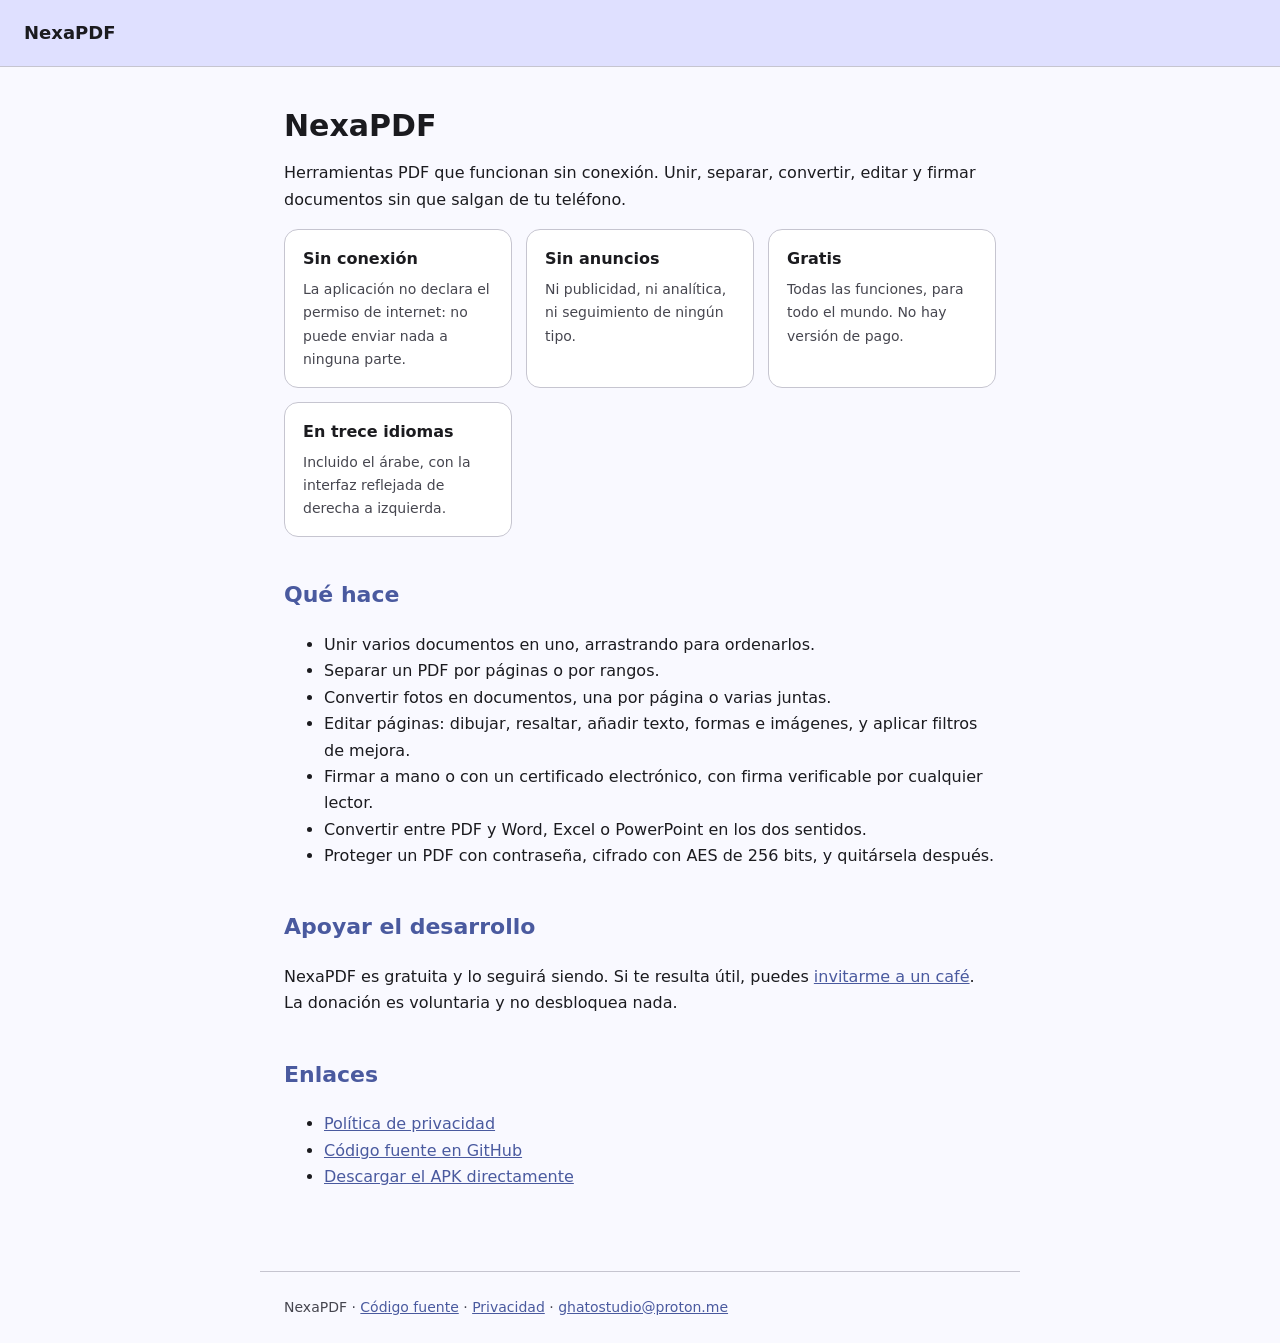
<file: docs/index.html>
<!doctype html>
<html lang="es">
<head>
<meta charset="utf-8">
<meta name="viewport" content="width=device-width, initial-scale=1">
<title>NexaPDF · Herramientas PDF sin conexión</title>
<meta name="description" content="Une, separa, convierte, edita y firma PDF sin que salgan de tu teléfono.">
<style>
  :root {
    color-scheme: light dark;
    --fondo: #F9F9FF;
    --superficie: #FFFFFF;
    --texto: #1B1B1F;
    --suave: #46464F;
    --primario: #4A5A9F;
    --borde: #C6C5D0;
    --contenedor: #DFE0FF;
  }
  @media (prefers-color-scheme: dark) {
    :root {
      --fondo: #121318;
      --superficie: #1E1F25;
      --texto: #E4E1E9;
      --suave: #C7C5D0;
      --primario: #BDC2FE;
      --borde: #46464F;
      --contenedor: #323563;
    }
  }
  * { box-sizing: border-box; }
  body {
    margin: 0;
    background: var(--fondo);
    color: var(--texto);
    font: 16px/1.65 system-ui, -apple-system, "Segoe UI", Roboto, sans-serif;
  }
  .barra {
    background: var(--contenedor);
    border-bottom: 1px solid var(--borde);
    padding: 18px 24px;
  }
  .barra a {
    color: var(--texto);
    text-decoration: none;
    font-weight: 600;
    font-size: 18px;
  }
  main {
    max-width: 760px;
    margin: 0 auto;
    padding: 32px 24px 64px;
  }
  h1 { font-size: 30px; line-height: 1.25; margin: 8px 0 4px; }
  h2 { font-size: 22px; margin-top: 40px; color: var(--primario); }
  h3 { font-size: 18px; margin-top: 28px; }
  a { color: var(--primario); }
  code {
    background: var(--superficie);
    border: 1px solid var(--borde);
    border-radius: 5px;
    padding: 1px 5px;
    font-size: 0.9em;
  }
  table { border-collapse: collapse; width: 100%; margin: 18px 0; }
  th, td {
    border: 1px solid var(--borde);
    padding: 9px 12px;
    text-align: left;
    vertical-align: top;
  }
  th { background: var(--superficie); }
  hr { border: 0; border-top: 1px solid var(--borde); margin: 32px 0; }
  blockquote {
    margin: 18px 0;
    padding: 12px 18px;
    border-left: 4px solid var(--primario);
    background: var(--superficie);
  }
  footer {
    max-width: 760px;
    margin: 0 auto;
    padding: 24px;
    color: var(--suave);
    font-size: 14px;
    border-top: 1px solid var(--borde);
  }
  .tarjetas { display: grid; gap: 14px; grid-template-columns: repeat(auto-fit, minmax(220px, 1fr)); }
  .tarjeta {
    background: var(--superficie);
    border: 1px solid var(--borde);
    border-radius: 14px;
    padding: 16px 18px;
  }
  .tarjeta h3 { margin: 0 0 6px; font-size: 16px; }
  .tarjeta p { margin: 0; color: var(--suave); font-size: 14px; }
</style>
</head>
<body>
<div class="barra"><a href="./">NexaPDF</a></div>
<main>
<h1>NexaPDF</h1>
<p>Herramientas PDF que funcionan sin conexión. Unir, separar, convertir,
editar y firmar documentos sin que salgan de tu teléfono.</p>

<div class="tarjetas">
  <div class="tarjeta"><h3>Sin conexión</h3><p>La aplicación no declara el permiso de internet: no puede enviar nada a ninguna parte.</p></div>
  <div class="tarjeta"><h3>Sin anuncios</h3><p>Ni publicidad, ni analítica, ni seguimiento de ningún tipo.</p></div>
  <div class="tarjeta"><h3>Gratis</h3><p>Todas las funciones, para todo el mundo. No hay versión de pago.</p></div>
  <div class="tarjeta"><h3>En trece idiomas</h3><p>Incluido el árabe, con la interfaz reflejada de derecha a izquierda.</p></div>
</div>

<h2>Qué hace</h2>
<ul>
<li>Unir varios documentos en uno, arrastrando para ordenarlos.</li>
<li>Separar un PDF por páginas o por rangos.</li>
<li>Convertir fotos en documentos, una por página o varias juntas.</li>
<li>Editar páginas: dibujar, resaltar, añadir texto, formas e imágenes, y aplicar filtros de mejora.</li>
<li>Firmar a mano o con un certificado electrónico, con firma verificable por cualquier lector.</li>
<li>Convertir entre PDF y Word, Excel o PowerPoint en los dos sentidos.</li>
<li>Proteger un PDF con contraseña, cifrado con AES de 256 bits, y quitársela después.</li>
</ul>

<h2>Apoyar el desarrollo</h2>
<p>NexaPDF es gratuita y lo seguirá siendo. Si te resulta útil, puedes
<a href="https://revolut.me/brais2oz6">invitarme a un café</a>. La donación es
voluntaria y no desbloquea nada.</p>

<h2>Enlaces</h2>
<ul>
<li><a href="./privacidad.html">Política de privacidad</a></li>
<li><a href="https://github.com/braisgaldo/NexaPDF">Código fuente en GitHub</a></li>
<li><a href="https://github.com/braisgaldo/NexaPDF/releases">Descargar el APK directamente</a></li>
</ul>

</main>
<footer>
  NexaPDF · <a href="https://github.com/braisgaldo/NexaPDF">Código fuente</a> ·
  <a href="./privacidad.html">Privacidad</a> ·
  <a href="mailto:ghatostudio@proton.me">ghatostudio@proton.me</a>
</footer>
</body>
</html>
</file>
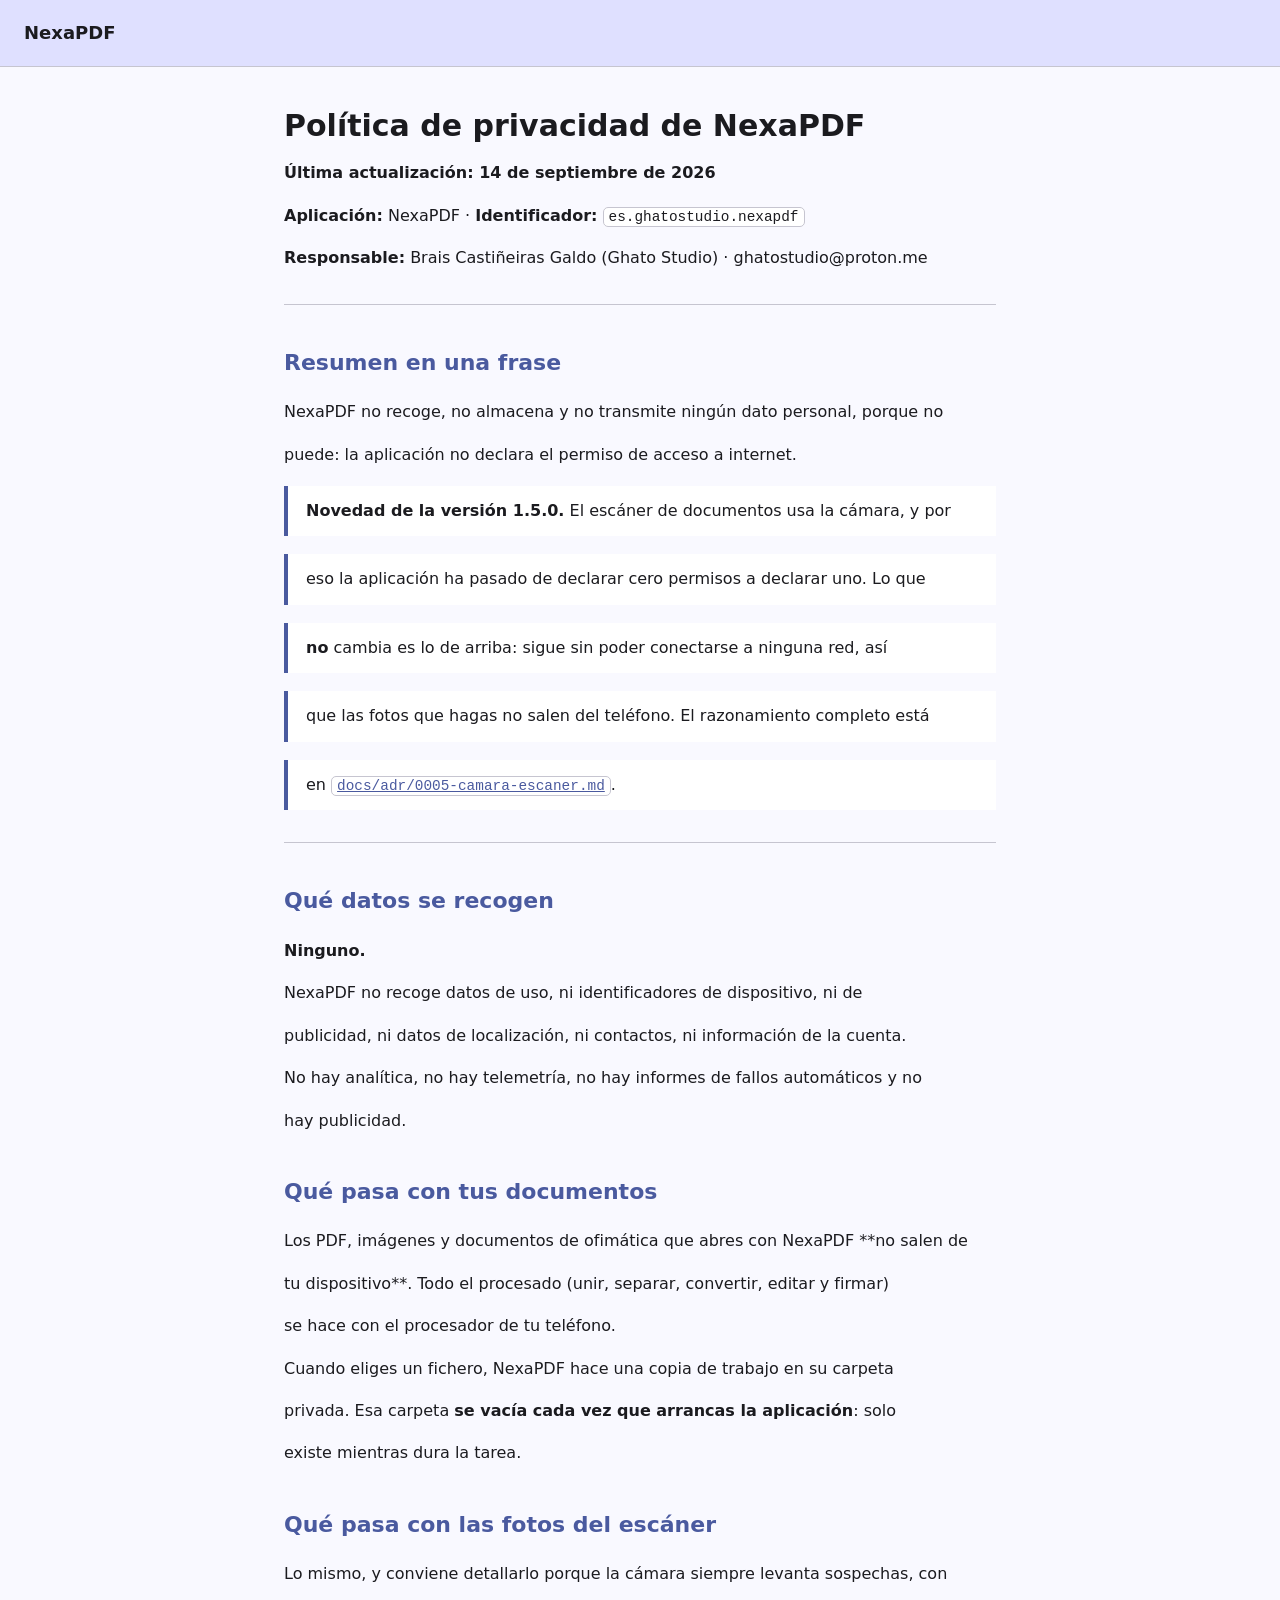
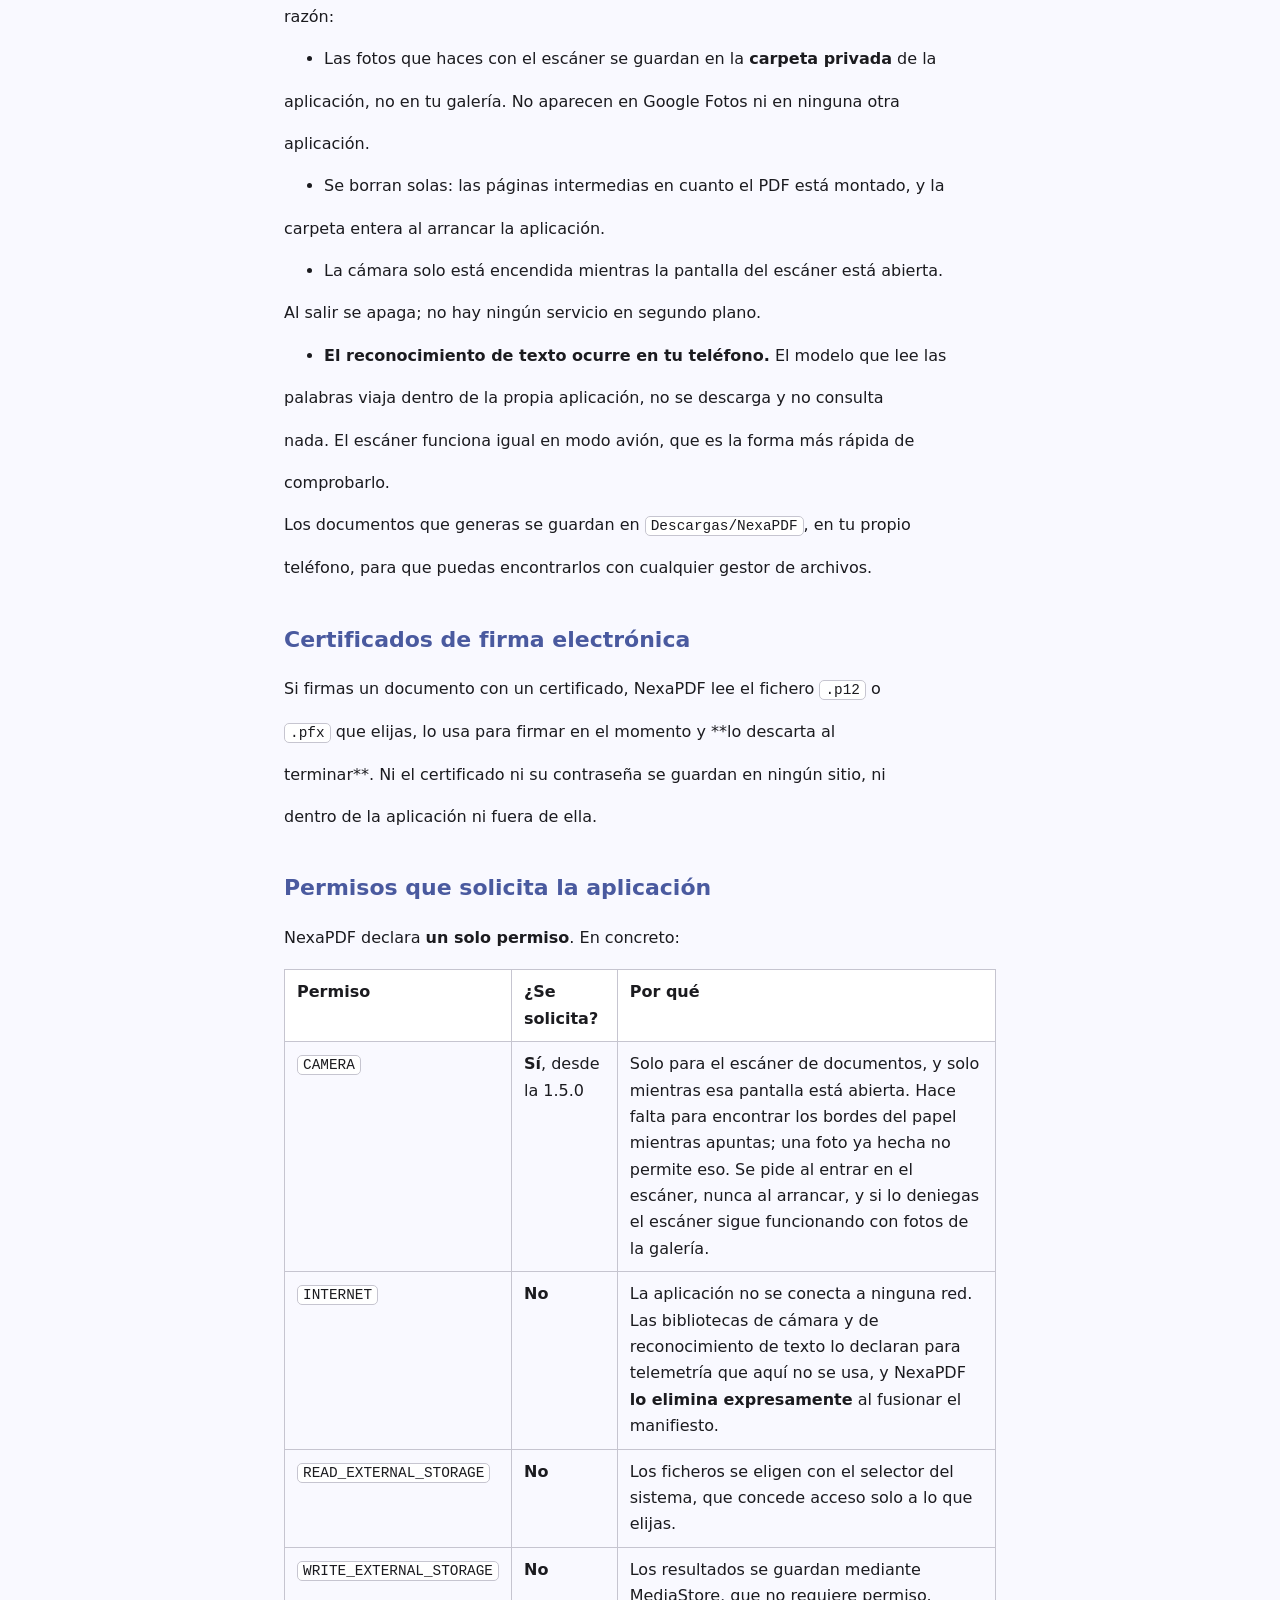
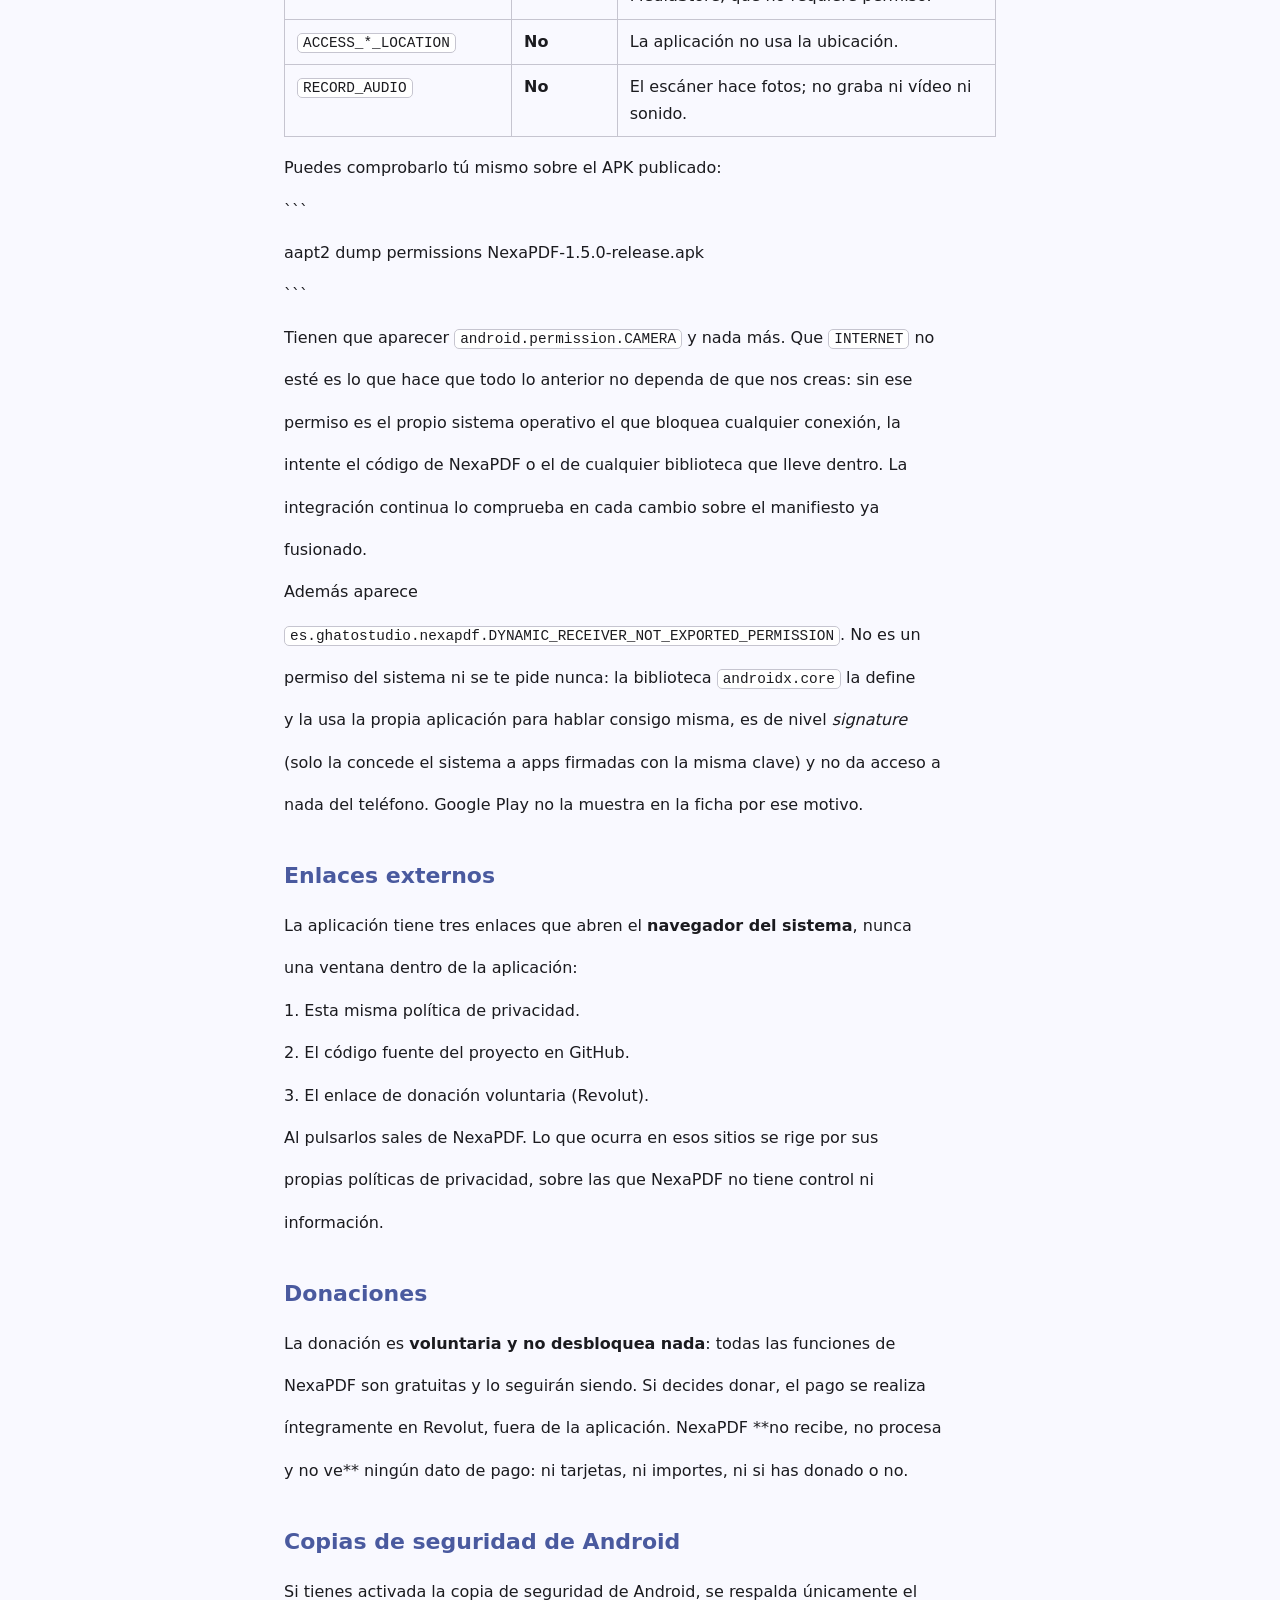
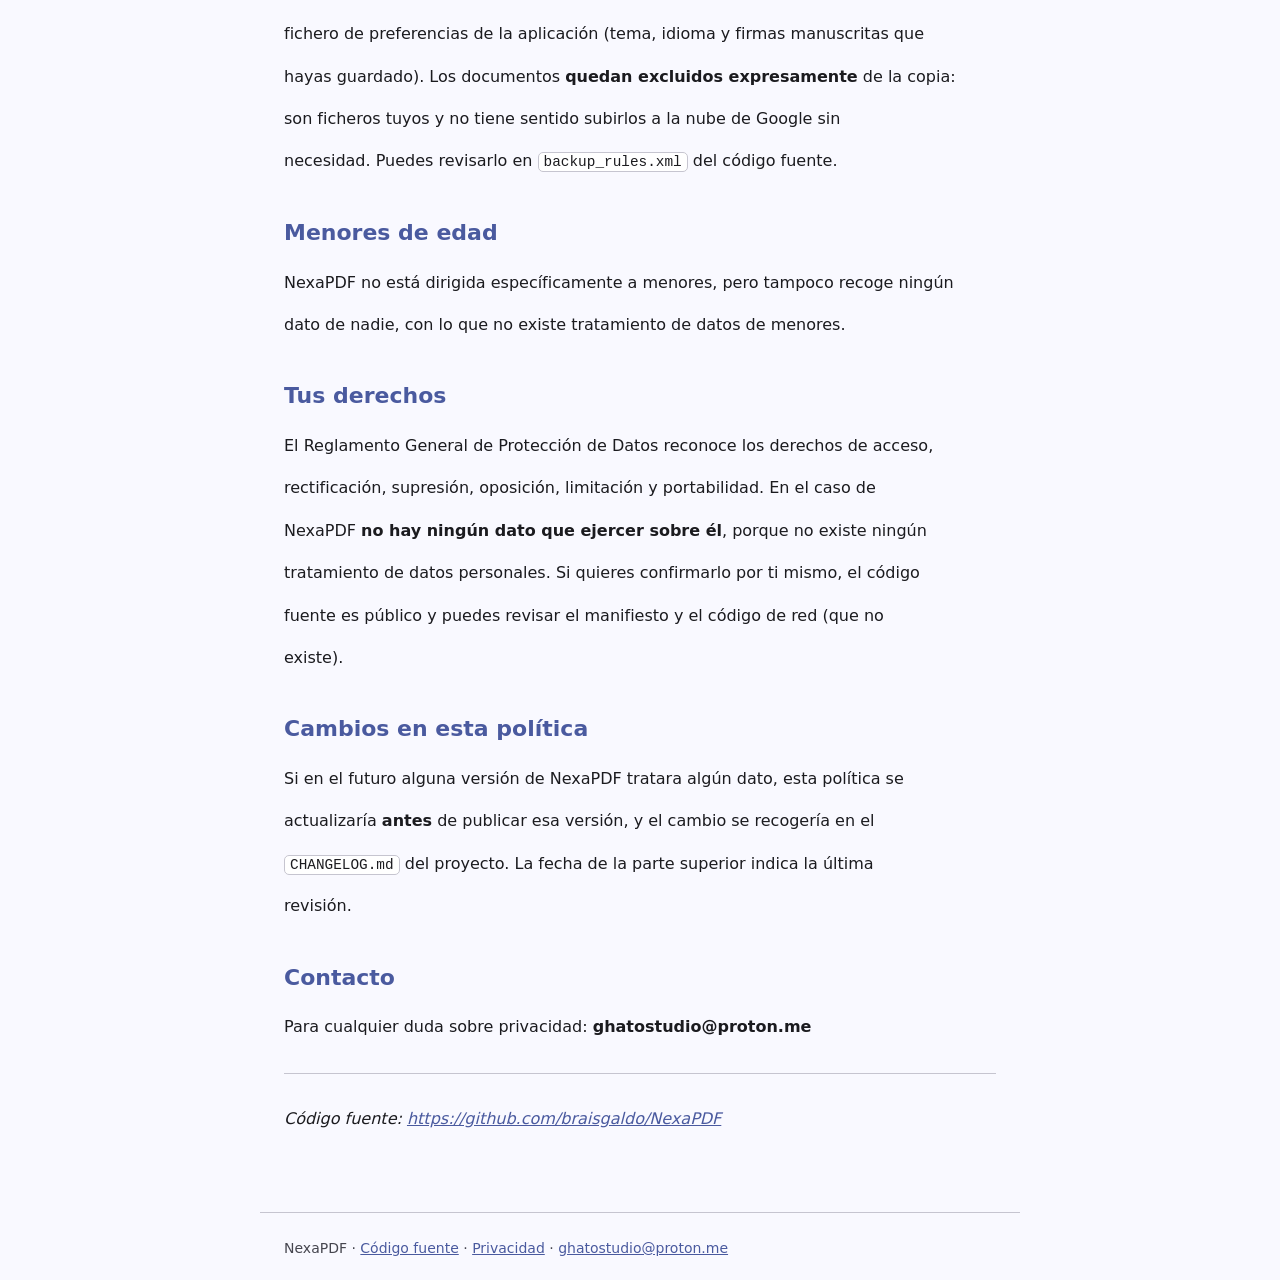
<file: docs/privacidad.html>
<!doctype html>
<html lang="es">
<head>
<meta charset="utf-8">
<meta name="viewport" content="width=device-width, initial-scale=1">
<title>Política de privacidad · NexaPDF</title>
<meta name="description" content="NexaPDF no recoge ningún dato: no tiene permiso de internet.">
<style>
  :root {
    color-scheme: light dark;
    --fondo: #F9F9FF;
    --superficie: #FFFFFF;
    --texto: #1B1B1F;
    --suave: #46464F;
    --primario: #4A5A9F;
    --borde: #C6C5D0;
    --contenedor: #DFE0FF;
  }
  @media (prefers-color-scheme: dark) {
    :root {
      --fondo: #121318;
      --superficie: #1E1F25;
      --texto: #E4E1E9;
      --suave: #C7C5D0;
      --primario: #BDC2FE;
      --borde: #46464F;
      --contenedor: #323563;
    }
  }
  * { box-sizing: border-box; }
  body {
    margin: 0;
    background: var(--fondo);
    color: var(--texto);
    font: 16px/1.65 system-ui, -apple-system, "Segoe UI", Roboto, sans-serif;
  }
  .barra {
    background: var(--contenedor);
    border-bottom: 1px solid var(--borde);
    padding: 18px 24px;
  }
  .barra a {
    color: var(--texto);
    text-decoration: none;
    font-weight: 600;
    font-size: 18px;
  }
  main {
    max-width: 760px;
    margin: 0 auto;
    padding: 32px 24px 64px;
  }
  h1 { font-size: 30px; line-height: 1.25; margin: 8px 0 4px; }
  h2 { font-size: 22px; margin-top: 40px; color: var(--primario); }
  h3 { font-size: 18px; margin-top: 28px; }
  a { color: var(--primario); }
  code {
    background: var(--superficie);
    border: 1px solid var(--borde);
    border-radius: 5px;
    padding: 1px 5px;
    font-size: 0.9em;
  }
  table { border-collapse: collapse; width: 100%; margin: 18px 0; }
  th, td {
    border: 1px solid var(--borde);
    padding: 9px 12px;
    text-align: left;
    vertical-align: top;
  }
  th { background: var(--superficie); }
  hr { border: 0; border-top: 1px solid var(--borde); margin: 32px 0; }
  blockquote {
    margin: 18px 0;
    padding: 12px 18px;
    border-left: 4px solid var(--primario);
    background: var(--superficie);
  }
  footer {
    max-width: 760px;
    margin: 0 auto;
    padding: 24px;
    color: var(--suave);
    font-size: 14px;
    border-top: 1px solid var(--borde);
  }
  .tarjetas { display: grid; gap: 14px; grid-template-columns: repeat(auto-fit, minmax(220px, 1fr)); }
  .tarjeta {
    background: var(--superficie);
    border: 1px solid var(--borde);
    border-radius: 14px;
    padding: 16px 18px;
  }
  .tarjeta h3 { margin: 0 0 6px; font-size: 16px; }
  .tarjeta p { margin: 0; color: var(--suave); font-size: 14px; }
</style>
</head>
<body>
<div class="barra"><a href="./">NexaPDF</a></div>
<main>
<h1>Política de privacidad de NexaPDF</h1>
<p><strong>Última actualización: 14 de septiembre de 2026</strong></p>
<p><strong>Aplicación:</strong> NexaPDF · <strong>Identificador:</strong> <code>es.ghatostudio.nexapdf</code></p>
<p><strong>Responsable:</strong> Brais Castiñeiras Galdo (Ghato Studio) · ghatostudio@proton.me</p>
<hr>
<h2>Resumen en una frase</h2>
<p>NexaPDF no recoge, no almacena y no transmite ningún dato personal, porque no</p>
<p>puede: la aplicación no declara el permiso de acceso a internet.</p>
<blockquote><strong>Novedad de la versión 1.5.0.</strong> El escáner de documentos usa la cámara, y por</blockquote>
<blockquote>eso la aplicación ha pasado de declarar cero permisos a declarar uno. Lo que</blockquote>
<blockquote><strong>no</strong> cambia es lo de arriba: sigue sin poder conectarse a ninguna red, así</blockquote>
<blockquote>que las fotos que hagas no salen del teléfono. El razonamiento completo está</blockquote>
<blockquote>en <a href="adr/0005-camara-escaner.md"><code>docs/adr/0005-camara-escaner.md</code></a>.</blockquote>
<hr>
<h2>Qué datos se recogen</h2>
<p><strong>Ninguno.</strong></p>
<p>NexaPDF no recoge datos de uso, ni identificadores de dispositivo, ni de</p>
<p>publicidad, ni datos de localización, ni contactos, ni información de la cuenta.</p>
<p>No hay analítica, no hay telemetría, no hay informes de fallos automáticos y no</p>
<p>hay publicidad.</p>
<h2>Qué pasa con tus documentos</h2>
<p>Los PDF, imágenes y documentos de ofimática que abres con NexaPDF **no salen de</p>
<p>tu dispositivo**. Todo el procesado (unir, separar, convertir, editar y firmar)</p>
<p>se hace con el procesador de tu teléfono.</p>
<p>Cuando eliges un fichero, NexaPDF hace una copia de trabajo en su carpeta</p>
<p>privada. Esa carpeta <strong>se vacía cada vez que arrancas la aplicación</strong>: solo</p>
<p>existe mientras dura la tarea.</p>
<h2>Qué pasa con las fotos del escáner</h2>
<p>Lo mismo, y conviene detallarlo porque la cámara siempre levanta sospechas, con</p>
<p>razón:</p>
<ul>
<li>Las fotos que haces con el escáner se guardan en la <strong>carpeta privada</strong> de la</li>
</ul>
<p>  aplicación, no en tu galería. No aparecen en Google Fotos ni en ninguna otra</p>
<p>  aplicación.</p>
<ul>
<li>Se borran solas: las páginas intermedias en cuanto el PDF está montado, y la</li>
</ul>
<p>  carpeta entera al arrancar la aplicación.</p>
<ul>
<li>La cámara solo está encendida mientras la pantalla del escáner está abierta.</li>
</ul>
<p>  Al salir se apaga; no hay ningún servicio en segundo plano.</p>
<ul>
<li><strong>El reconocimiento de texto ocurre en tu teléfono.</strong> El modelo que lee las</li>
</ul>
<p>  palabras viaja dentro de la propia aplicación, no se descarga y no consulta</p>
<p>  nada. El escáner funciona igual en modo avión, que es la forma más rápida de</p>
<p>  comprobarlo.</p>
<p>Los documentos que generas se guardan en <code>Descargas/NexaPDF</code>, en tu propio</p>
<p>teléfono, para que puedas encontrarlos con cualquier gestor de archivos.</p>
<h2>Certificados de firma electrónica</h2>
<p>Si firmas un documento con un certificado, NexaPDF lee el fichero <code>.p12</code> o</p>
<p><code>.pfx</code> que elijas, lo usa para firmar en el momento y **lo descarta al</p>
<p>terminar**. Ni el certificado ni su contraseña se guardan en ningún sitio, ni</p>
<p>dentro de la aplicación ni fuera de ella.</p>
<h2>Permisos que solicita la aplicación</h2>
<p>NexaPDF declara <strong>un solo permiso</strong>. En concreto:</p>
<table><thead><tr>
<th>Permiso</th>
<th>¿Se solicita?</th>
<th>Por qué</th>
</tr></thead><tbody>
<tr>
<td><code>CAMERA</code></td>
<td><strong>Sí</strong>, desde la 1.5.0</td>
<td>Solo para el escáner de documentos, y solo mientras esa pantalla está abierta. Hace falta para encontrar los bordes del papel mientras apuntas; una foto ya hecha no permite eso. Se pide al entrar en el escáner, nunca al arrancar, y si lo deniegas el escáner sigue funcionando con fotos de la galería.</td>
</tr>
<tr>
<td><code>INTERNET</code></td>
<td><strong>No</strong></td>
<td>La aplicación no se conecta a ninguna red. Las bibliotecas de cámara y de reconocimiento de texto lo declaran para telemetría que aquí no se usa, y NexaPDF <strong>lo elimina expresamente</strong> al fusionar el manifiesto.</td>
</tr>
<tr>
<td><code>READ_EXTERNAL_STORAGE</code></td>
<td><strong>No</strong></td>
<td>Los ficheros se eligen con el selector del sistema, que concede acceso solo a lo que elijas.</td>
</tr>
<tr>
<td><code>WRITE_EXTERNAL_STORAGE</code></td>
<td><strong>No</strong></td>
<td>Los resultados se guardan mediante MediaStore, que no requiere permiso.</td>
</tr>
<tr>
<td><code>ACCESS_*_LOCATION</code></td>
<td><strong>No</strong></td>
<td>La aplicación no usa la ubicación.</td>
</tr>
<tr>
<td><code>RECORD_AUDIO</code></td>
<td><strong>No</strong></td>
<td>El escáner hace fotos; no graba ni vídeo ni sonido.</td>
</tr>
</tbody></table>
<p>Puedes comprobarlo tú mismo sobre el APK publicado:</p>
<p>```</p>
<p>aapt2 dump permissions NexaPDF-1.5.0-release.apk</p>
<p>```</p>
<p>Tienen que aparecer <code>android.permission.CAMERA</code> y nada más. Que <code>INTERNET</code> no</p>
<p>esté es lo que hace que todo lo anterior no dependa de que nos creas: sin ese</p>
<p>permiso es el propio sistema operativo el que bloquea cualquier conexión, la</p>
<p>intente el código de NexaPDF o el de cualquier biblioteca que lleve dentro. La</p>
<p>integración continua lo comprueba en cada cambio sobre el manifiesto ya</p>
<p>fusionado.</p>
<p>Además aparece</p>
<p><code>es.ghatostudio.nexapdf.DYNAMIC_RECEIVER_NOT_EXPORTED_PERMISSION</code>. No es un</p>
<p>permiso del sistema ni se te pide nunca: la biblioteca <code>androidx.core</code> la define</p>
<p>y la usa la propia aplicación para hablar consigo misma, es de nivel <em>signature</em></p>
<p>(solo la concede el sistema a apps firmadas con la misma clave) y no da acceso a</p>
<p>nada del teléfono. Google Play no la muestra en la ficha por ese motivo.</p>
<h2>Enlaces externos</h2>
<p>La aplicación tiene tres enlaces que abren el <strong>navegador del sistema</strong>, nunca</p>
<p>una ventana dentro de la aplicación:</p>
<p>1. Esta misma política de privacidad.</p>
<p>2. El código fuente del proyecto en GitHub.</p>
<p>3. El enlace de donación voluntaria (Revolut).</p>
<p>Al pulsarlos sales de NexaPDF. Lo que ocurra en esos sitios se rige por sus</p>
<p>propias políticas de privacidad, sobre las que NexaPDF no tiene control ni</p>
<p>información.</p>
<h2>Donaciones</h2>
<p>La donación es <strong>voluntaria y no desbloquea nada</strong>: todas las funciones de</p>
<p>NexaPDF son gratuitas y lo seguirán siendo. Si decides donar, el pago se realiza</p>
<p>íntegramente en Revolut, fuera de la aplicación. NexaPDF **no recibe, no procesa</p>
<p>y no ve** ningún dato de pago: ni tarjetas, ni importes, ni si has donado o no.</p>
<h2>Copias de seguridad de Android</h2>
<p>Si tienes activada la copia de seguridad de Android, se respalda únicamente el</p>
<p>fichero de preferencias de la aplicación (tema, idioma y firmas manuscritas que</p>
<p>hayas guardado). Los documentos <strong>quedan excluidos expresamente</strong> de la copia:</p>
<p>son ficheros tuyos y no tiene sentido subirlos a la nube de Google sin</p>
<p>necesidad. Puedes revisarlo en <code>backup_rules.xml</code> del código fuente.</p>
<h2>Menores de edad</h2>
<p>NexaPDF no está dirigida específicamente a menores, pero tampoco recoge ningún</p>
<p>dato de nadie, con lo que no existe tratamiento de datos de menores.</p>
<h2>Tus derechos</h2>
<p>El Reglamento General de Protección de Datos reconoce los derechos de acceso,</p>
<p>rectificación, supresión, oposición, limitación y portabilidad. En el caso de</p>
<p>NexaPDF <strong>no hay ningún dato que ejercer sobre él</strong>, porque no existe ningún</p>
<p>tratamiento de datos personales. Si quieres confirmarlo por ti mismo, el código</p>
<p>fuente es público y puedes revisar el manifiesto y el código de red (que no</p>
<p>existe).</p>
<h2>Cambios en esta política</h2>
<p>Si en el futuro alguna versión de NexaPDF tratara algún dato, esta política se</p>
<p>actualizaría <strong>antes</strong> de publicar esa versión, y el cambio se recogería en el</p>
<p><code>CHANGELOG.md</code> del proyecto. La fecha de la parte superior indica la última</p>
<p>revisión.</p>
<h2>Contacto</h2>
<p>Para cualquier duda sobre privacidad: <strong>ghatostudio@proton.me</strong></p>
<hr>
<p><em>Código fuente: <a href="https://github.com/braisgaldo/NexaPDF">https://github.com/braisgaldo/NexaPDF</a></em></p>
</main>
<footer>
  NexaPDF · <a href="https://github.com/braisgaldo/NexaPDF">Código fuente</a> ·
  <a href="./privacidad.html">Privacidad</a> ·
  <a href="mailto:ghatostudio@proton.me">ghatostudio@proton.me</a>
</footer>
</body>
</html>
</file>
